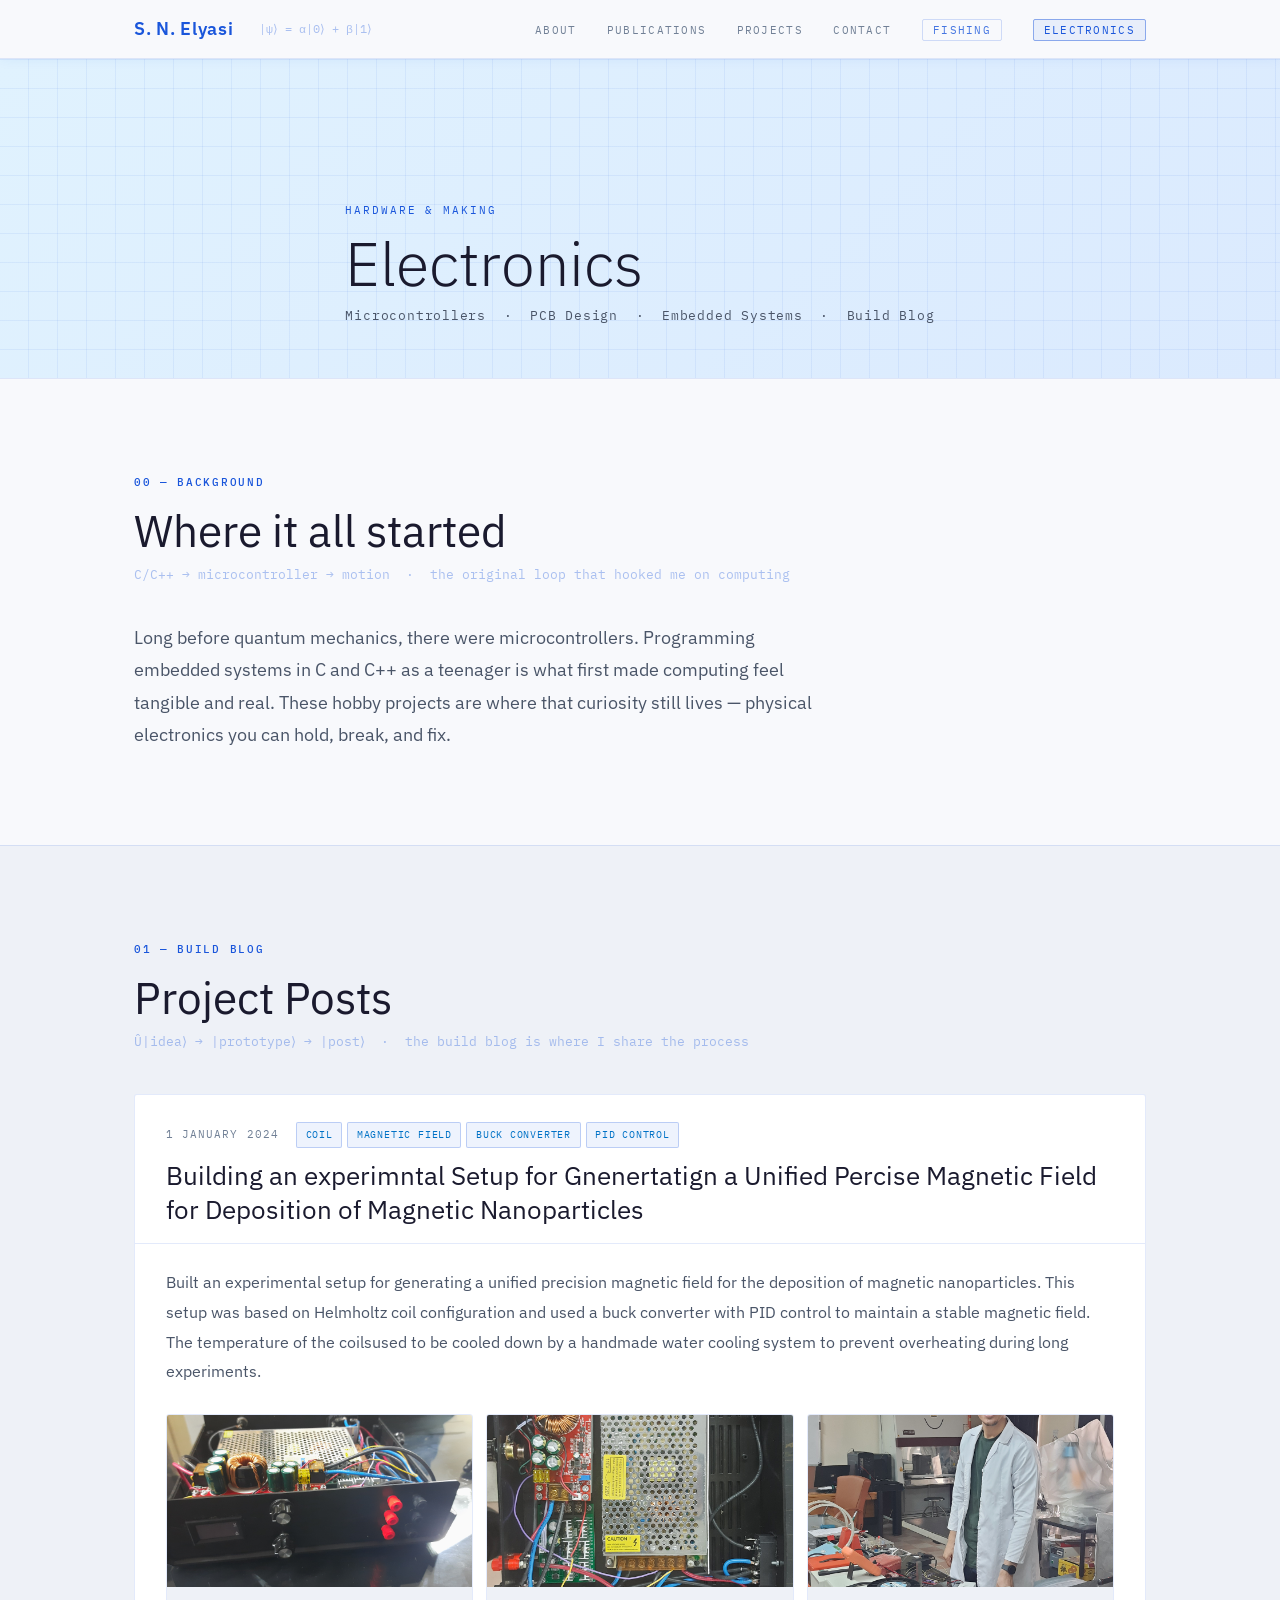
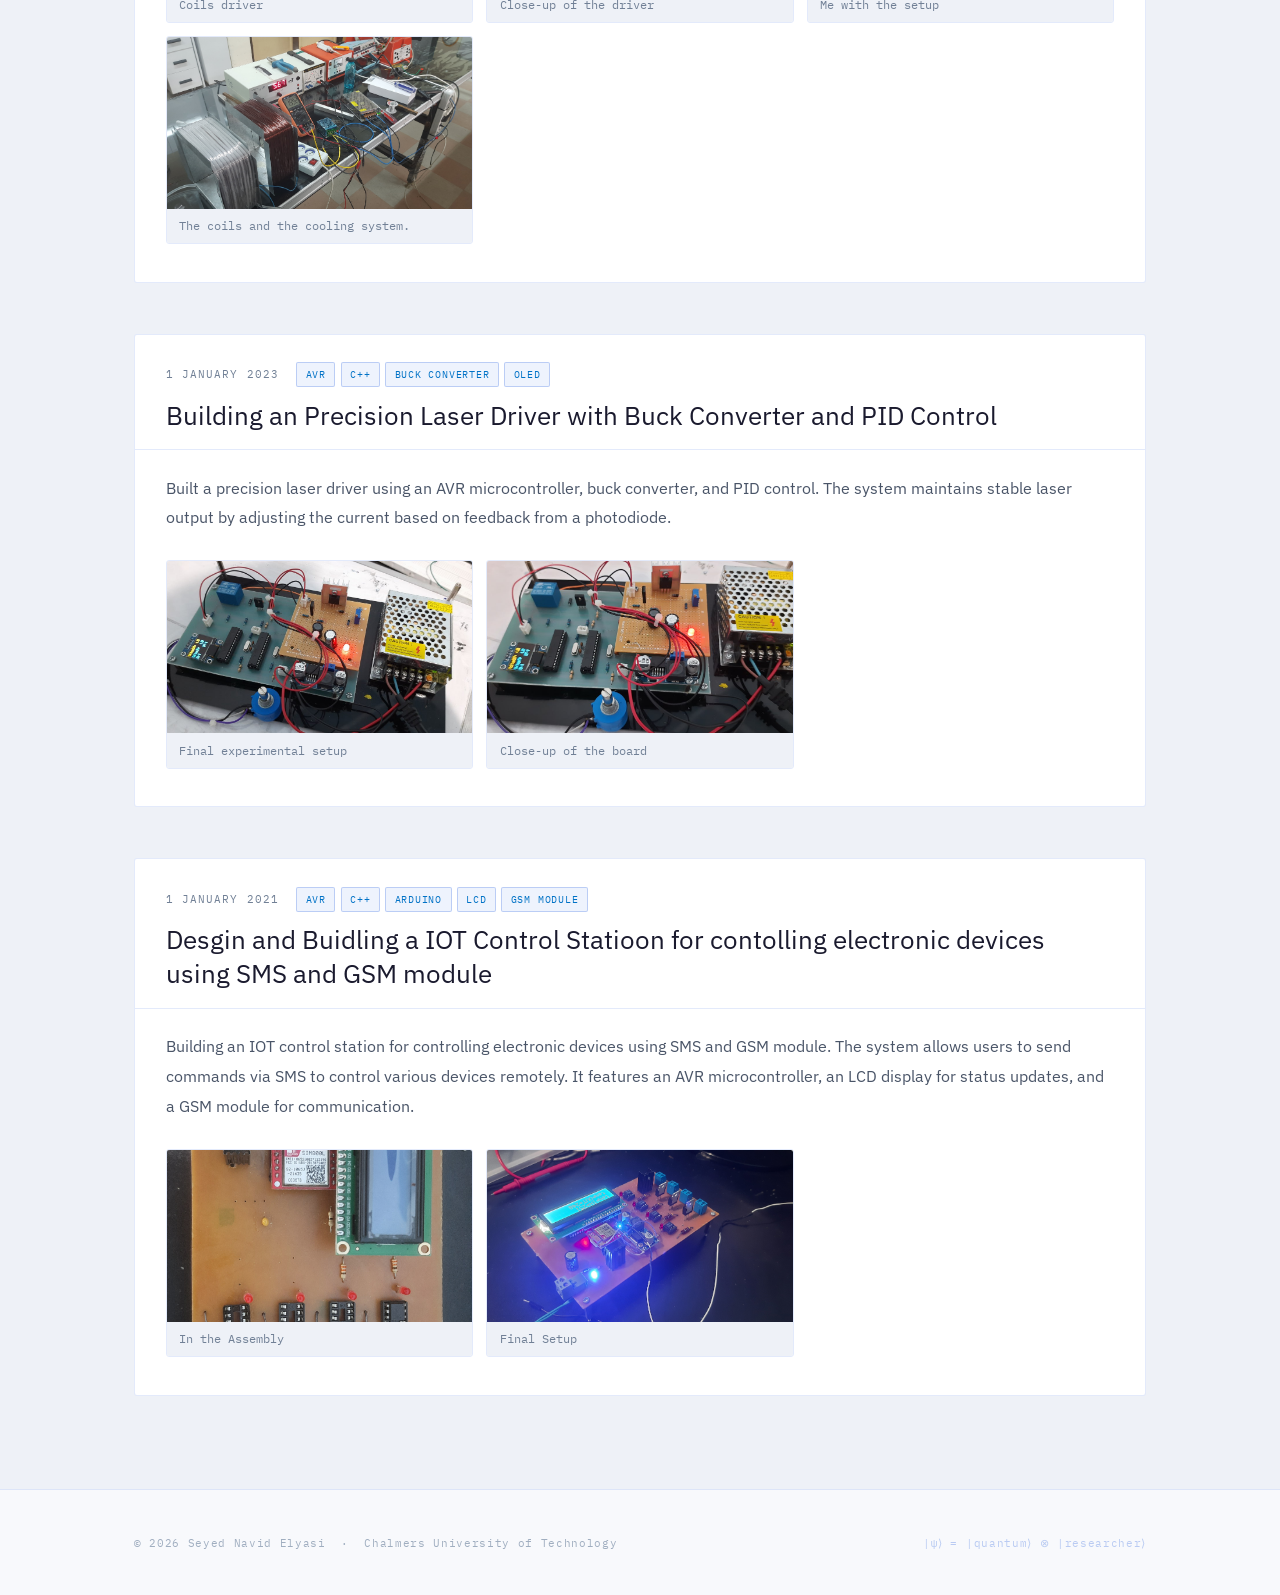
<file: electronics.html>
<!DOCTYPE html>
<html lang="en">
<head>
  <!-- Google tag (gtag.js) -->
  <script async src="https://www.googletagmanager.com/gtag/js?id=G-QZ4K3JY2YV"></script>
  <script>
    window.dataLayer = window.dataLayer || [];
    function gtag(){dataLayer.push(arguments);}
    gtag('js', new Date());

    gtag('config', 'G-QZ4K3JY2YV');
  </script>
  <meta charset="UTF-8"/>
  <meta name="viewport" content="width=device-width, initial-scale=1.0"/>
  <title>Electronics | Seyed Navid Elyasi</title>
  <meta name="description" content="Electronics hobby projects and build blog by Seyed Navid Elyasi."/>

  <link rel="preconnect" href="https://fonts.googleapis.com"/>
  <link href="https://fonts.googleapis.com/css2?family=IBM+Plex+Sans:ital,wght@0,300;0,400;0,500;0,600;1,300;1,400&family=IBM+Plex+Serif:ital,wght@0,300;0,400;0,500;1,300;1,400&family=IBM+Plex+Mono:wght@300;400;500&display=swap" rel="stylesheet"/>

  <link rel="stylesheet" href="css/variables.css"/>
  <link rel="stylesheet" href="css/base.css"/>
  <link rel="stylesheet" href="css/navbar.css"/>
  <link rel="stylesheet" href="css/page.css"/>
</head>
<body>

<div id="progress-bar"></div>

<nav id="navbar">
  <div class="nav-inner">
    <a href="index.html" class="nav-brand">S. N. Elyasi</a>
    <span class="nav-dirac">|ψ⟩ = α|0⟩ + β|1⟩</span>
    <ul class="nav-links">
      <li><a href="index.html#about">About</a></li>
      <li><a href="index.html#publications">Publications</a></li>
      <li><a href="index.html#projects">Projects</a></li>
      <li><a href="index.html#contact">Contact</a></li>
      <li><a href="hobbies.html" class="nav-page-link">Fishing</a></li>
      <li><a href="electronics.html" class="nav-page-link active">Electronics</a></li>
    </ul>
    <button class="hamburger" id="hamburger">&#9776;</button>
  </div>
  <ul class="nav-mobile" id="nav-mobile">
    <li><a href="index.html#about">About</a></li>
    <li><a href="index.html#publications">Publications</a></li>
    <li><a href="index.html#projects">Projects</a></li>
    <li><a href="index.html#contact">Contact</a></li>
    <li><a href="hobbies.html">Fishing</a></li>
    <li><a href="electronics.html">Electronics</a></li>
  </ul>
</nav>


<!-- ── PAGE HERO ── -->
<header class="page-hero">
  <div class="page-hero-bg electronics-bg"></div>
  <div class="page-hero-content container">
    <div class="page-hero-kicker">Hardware &amp; Making</div>
    <h1 class="page-hero-title">Electronics</h1>
    <p class="page-hero-sub">Microcontrollers &nbsp;·&nbsp; PCB Design &nbsp;·&nbsp; Embedded Systems &nbsp;·&nbsp; Build Blog</p>
  </div>
</header>


<!-- ══════════════════════════
     INTRO
     ══════════════════════════ -->
<section class="page-section">
  <div class="container">
    <div class="sec-label">00 &mdash; Background</div>
    <h2>Where it all started</h2>
    <p class="dirac-accent">C/C++ → microcontroller → motion &nbsp;·&nbsp; the original loop that hooked me on computing</p>
    <p class="intro-para">
      Long before quantum mechanics, there were microcontrollers. Programming embedded systems in C and C++ as a teenager is what first made computing feel tangible and real.
      These hobby projects are where that curiosity still lives — physical electronics you can hold, break, and fix.
    </p>
  </div>
</section>


<!-- ══════════════════════════
     BLOG FEED
     ══════════════════════════ -->
<section class="page-section alt-section">
  <div class="container">
    <div class="sec-label">01 &mdash; Build Blog</div>
    <h2>Project Posts</h2>
    <p class="dirac-accent">Û|idea⟩ → |prototype⟩ → |post⟩ &nbsp;·&nbsp; the build blog is where I share the process</p>

    <!-- Blog posts rendered from ELECTRONICS_POSTS in content.js -->
    <div id="electronics-feed"></div>
  </div>
</section>


<!-- ── FOOTER ── -->
<footer>
  <div class="container footer-inner">
    <span>&copy; 2026 Seyed Navid Elyasi &nbsp;·&nbsp; Chalmers University of Technology</span>
    <span class="footer-dirac">|ψ⟩ = |quantum⟩ ⊗ |researcher⟩</span>
  </div>
</footer>

<script src="data/content.js"></script>
<script src="js/render-pages.js"></script>
<script src="js/nav.js"></script>
</body>
</html>
</file>
<file: css/variables.css>
/* ============================================================
   variables.css  —  Design tokens & CSS custom properties
   Edit this file to retheme the entire site at once.
   ============================================================ */

:root {
  /* ── Backgrounds ── */
  --bg:       #f8f9fc;
  --bg-soft:  #eef1f7;
  --bg-card:  #ffffff;

  /* ── Brand / Accent (IBM Blue) ── */
  --gold:       #1a56db;
  --gold-dim:   rgba(26, 86, 219, .55);
  --gold-ghost: rgba(26, 86, 219, .07);

  /* ── Borders ── */
  --border:     rgba(26, 86, 219, .12);
  --border-mid: rgba(26, 86, 219, .24);
  --border-hi:  rgba(26, 86, 219, .45);

  /* ── Text scale ── */
  --text:       #1a1a2e;
  --text-dim:   #4a5568;
  --text-mute:  #718096;
  --text-ghost: #a0aec0;

  /* ── Typography ── */
  --mono:    'IBM Plex Mono', monospace;
  --serif:   'IBM Plex Serif', Georgia, serif;
  --display: 'IBM Plex Sans', system-ui, sans-serif;

  /* ── Cyan highlight ── */
  --cyan:     #0072c6;
  --cyan-dim: rgba(0, 114, 198, .40);

  /* ── Misc ── */
  --r:    3px;
  --ease: .22s ease;
  --max:  1080px;
}
</file>
<file: css/base.css>
/* ============================================================
   base.css  —  Global reset, typography, scrollbar, utilities
   ============================================================ */

*, *::before, *::after { box-sizing: border-box; margin: 0; padding: 0; }

html {
  scroll-behavior: smooth;
  font-size: 17px;
}

body {
  background:  var(--bg);
  color:       var(--text);
  font-family: var(--display);
  line-height: 1.75;
  -webkit-font-smoothing: antialiased;
}

a {
  color: var(--gold);
  text-decoration: none;
  transition: opacity var(--ease);
}
a:hover { opacity: .72; }

img { max-width: 100%; display: block; }

strong { color: #1a1a2e; font-weight: 500; }

/* ── Scrollbar ── */
::-webkit-scrollbar              { width: 5px; }
::-webkit-scrollbar-track        { background: var(--bg); }
::-webkit-scrollbar-thumb        { background: var(--border-hi); border-radius: 3px; }

/* ── Layout helpers ── */
.container {
  max-width: var(--max);
  margin: 0 auto;
  padding: 0 2rem;
}

section {
  padding: 6rem 0;
  border-top: 1px solid var(--border);
}

/* ── Scroll progress bar ── */
#progress-bar {
  position: fixed; top: 0; left: 0;
  height: 2px; width: 0;
  background: var(--gold);
  z-index: 999;
  transition: width .1s linear;
}

/* ── Section label (e.g. "01 — About") ── */
.sec-label {
  font-family:    var(--mono);
  font-size:      .62rem;
  letter-spacing: .16em;
  text-transform: uppercase;
  color:          var(--gold);
  margin-bottom:  .9rem;
  font-weight:    500;
}

/* ── Section heading ── */
h2 {
  font-family:  var(--display);
  font-size:    clamp(1.9rem, 3.5vw, 2.6rem);
  font-weight:  400;
  color:        #1a1a2e;
  line-height:  1.12;
  margin-bottom: .4rem;
}

/* ── Dirac notation accent line ── */
.dirac-accent {
  font-family:   var(--mono);
  font-size:     .74rem;
  color:         rgba(26, 86, 219, .35);
  margin-bottom: 2.2rem;
  display:       block;
}

/* ── Fade-up animation ── */
.fade-up {
  opacity:   0;
  transform: translateY(22px);
  transition: opacity .55s ease, transform .55s ease;
}
.fade-up.visible {
  opacity:   1;
  transform: translateY(0);
}

/* ── Responsive ── */
@media (max-width: 640px) {
  html { font-size: 16px; }
  section { padding: 4.5rem 0; }
}
</file>
<file: css/navbar.css>
/* ============================================================
   navbar.css  —  Fixed top navigation bar
   ============================================================ */

#navbar {
  position:        fixed;
  top: 0; left: 0; right: 0;
  z-index:         100;
  background:      rgba(248, 249, 252, .94);
  backdrop-filter: blur(18px);
  border-bottom:   1px solid var(--border);
  box-shadow:      0 1px 12px rgba(26, 86, 219, .06);
}

.nav-inner {
  max-width:   var(--max);
  margin:      0 auto;
  padding:     0 2rem;
  height:      58px;
  display:     flex;
  align-items: center;
  gap:         1.5rem;
}

.nav-brand {
  font-family:    var(--display);
  font-size:      1.05rem;
  color:          var(--gold);
  letter-spacing: .04em;
  white-space:    nowrap;
  font-weight:    600;
}

.nav-dirac {
  font-family: var(--mono);
  font-size:   .68rem;
  color:       rgba(26, 86, 219, .35);
  white-space: nowrap;
}

.nav-links {
  list-style:  none;
  display:     flex;
  gap:         1.8rem;
  margin-left: auto;
}

.nav-links a {
  font-family:    var(--mono);
  font-size:      .62rem;
  letter-spacing: .12em;
  text-transform: uppercase;
  color:          var(--text-mute);
  transition:     color var(--ease);
}

.nav-links a:hover,
.nav-links a.active {
  color:   var(--gold);
  opacity: 1;
}

/* ── Page links (separate pages) ── */
.nav-page-link {
  color:         var(--gold) !important;
  opacity:       .8;
  border:        1px solid var(--border-mid);
  padding:       .18rem .6rem !important;
  border-radius: 2px;
  transition:    background var(--ease), opacity var(--ease), border-color var(--ease) !important;
}

.nav-page-link:hover,
.nav-page-link.active {
  background:   var(--gold-ghost);
  border-color: var(--border-hi);
  opacity:      1 !important;
}

/* ── Hamburger (mobile) ── */
.hamburger {
  display:     none;
  background:  none;
  border:      none;
  color:       var(--gold);
  font-size:   1.3rem;
  cursor:      pointer;
  margin-left: auto;
}

.nav-mobile {
  display:        none;
  flex-direction: column;
  list-style:     none;
  background:     var(--bg-soft);
  border-top:     1px solid var(--border);
  padding:        1rem 2rem;
  gap:            1rem;
}
.nav-mobile.open { display: flex; }

.nav-mobile a {
  font-family:    var(--mono);
  font-size:      .75rem;
  color:          var(--text-dim);
  letter-spacing: .08em;
  text-transform: uppercase;
}

@media (max-width: 640px) {
  .nav-links,
  .nav-dirac  { display: none; }
  .hamburger  { display: block; }
}
</file>
<file: css/page.css>
/* ============================================================
   page.css  —  Shared styles for interior pages (hobbies, electronics)
   ============================================================ */

/* ── Page Hero ── */
.page-hero {
  position:    relative;
  min-height:  320px;
  display:     flex;
  align-items: flex-end;
  overflow:    hidden;
  margin-top:  58px;
}

.page-hero-bg {
  position: absolute;
  inset:    0;
  z-index:  0;
}

/* Fishing page: water-like diagonal lines */
.hobby-bg {
  background:
    repeating-linear-gradient(
      170deg,
      transparent,
      transparent 40px,
      rgba(26, 86, 219, .07) 40px,
      rgba(26, 86, 219, .07) 41px
    ),
    linear-gradient(180deg, #dbeafe 0%, #e0f2fe 100%);
}

/* Electronics page: circuit-board grid */
.electronics-bg {
  background:
    repeating-linear-gradient(0deg,   transparent, transparent 28px, rgba(26,86,219,.07) 28px, rgba(26,86,219,.07) 29px),
    repeating-linear-gradient(90deg,  transparent, transparent 28px, rgba(26,86,219,.07) 28px, rgba(26,86,219,.07) 29px),
    linear-gradient(135deg, #e0f2fe 0%, #dbeafe 100%);
}

.page-hero-content {
  position: relative;
  z-index:  1;
  padding:  4rem 2rem 3rem;
}

.page-hero-kicker {
  font-family:    var(--mono);
  font-size:      .62rem;
  letter-spacing: .18em;
  text-transform: uppercase;
  color:          var(--gold);
  margin-bottom:  .6rem;
}

.page-hero-title {
  font-family:   var(--display);
  font-size:     clamp(2.2rem, 5vw, 3.6rem);
  font-weight:   300;
  color:         #1a1a2e;
  line-height:   1.1;
  margin-bottom: .4rem;
}

.page-hero-sub {
  font-family:    var(--mono);
  font-size:      .78rem;
  color:          var(--text-dim);
  letter-spacing: .06em;
}

/* ── Sections ── */
.page-section {
  padding:    5.5rem 0;
  border-top: 1px solid var(--border);
}

.alt-section { background: var(--bg-soft); }

.intro-para {
  max-width:   680px;
  font-size:   1.06rem;
  color:       var(--text-dim);
  line-height: 1.8;
}

/* ── Empty state hint ── */
.empty-hint {
  font-family:    var(--mono);
  font-size:      .8rem;
  color:          var(--text-mute);
  border:         1px dashed var(--border-mid);
  border-radius:  var(--r);
  padding:        2rem;
  text-align:     center;
  line-height:    1.8;
  margin-top:     1.5rem;
}
.empty-hint code {
  color:       var(--gold);
  background:  var(--gold-ghost);
  padding:     .1rem .35rem;
  border-radius: 2px;
  font-size:   .78rem;
}
.blog-empty { max-width: 600px; margin: 0 auto; }

/* ── Hobby info cards ── */
.hobby-grid {
  display:               grid;
  grid-template-columns: repeat(auto-fill, minmax(260px, 1fr));
  gap:                   1.2rem;
  margin-top:            2.5rem;
}

.hobby-card {
  background:     var(--bg-card);
  border:         1px solid var(--border);
  border-radius:  var(--r);
  padding:        1.8rem;
  display:        flex;
  flex-direction: column;
  gap:            .6rem;
  transition:     border-color var(--ease), transform var(--ease), box-shadow var(--ease);
}
.hobby-card:hover {
  border-color: var(--border-hi);
  transform:    translateY(-3px);
  box-shadow:   0 10px 34px rgba(26, 86, 219, .09);
}
.hobby-icon { font-size: 2rem; line-height: 1; }
.hobby-card h3 { font-family: var(--display); font-size: 1.1rem; font-weight: 500; color: #1a1a2e; }
.hobby-card p  { font-size: .91rem; color: var(--text-dim); line-height: 1.7; flex: 1; }
.hobby-tags { display: flex; flex-wrap: wrap; gap: .3rem; margin-top: .3rem; }
.hobby-tags span {
  font-family:    var(--mono);
  font-size:      .58rem;
  letter-spacing: .08em;
  text-transform: uppercase;
  padding:        .18rem .5rem;
  border:         1px solid var(--border-mid);
  border-radius:  2px;
  color:          var(--cyan);
  background:     var(--gold-ghost);
}

/* ── Fishing gallery (reuses main-site gal classes) ── */
.gal-grid {
  display:               grid;
  grid-template-columns: repeat(auto-fill, minmax(240px, 1fr));
  gap:                   .9rem;
  margin-top:            2rem;
}

.gal-item {
  cursor:        pointer;
  border-radius: var(--r);
  overflow:      hidden;
  border:        1px solid var(--border);
  transition:    transform var(--ease), box-shadow var(--ease);
}
.gal-item:hover { transform: translateY(-2px); box-shadow: 0 8px 28px rgba(26,86,219,.10); }
.gal-item img   { width: 100%; aspect-ratio: 4/3; object-fit: cover; display: block; }
.gal-cap        { padding: .65rem .75rem; background: var(--bg-card); }
.gal-cap p      { font-size: .82rem; color: var(--text-dim); margin: 0; }
.gal-loc        { font-family: var(--mono); font-size: .65rem; color: var(--text-mute); display: block; margin-top: .2rem; }

/* ── Lightbox (reuses main-site styles) ── */
.lightbox {
  display:         none;
  position:        fixed;
  inset:           0;
  background:      rgba(10, 12, 26, .88);
  z-index:         500;
  align-items:     center;
  justify-content: center;
  flex-direction:  column;
  gap:             1rem;
  padding:         2rem;
}
.lightbox.open { display: flex; }
.lightbox img  { max-width: min(90vw, 860px); max-height: 72vh; border-radius: var(--r); }
.lightbox p    { font-family: var(--mono); font-size: .75rem; color: rgba(255,255,255,.55); text-align: center; }
.lb-close {
  position:   absolute;
  top: 1.2rem; right: 1.5rem;
  background: none; border: none;
  color: rgba(255,255,255,.6);
  font-size:  2rem; cursor: pointer;
  transition: color var(--ease);
}
.lb-close:hover { color: #fff; }

/* ── Video grid (reuses main-site vid classes) ── */
.vid-grid {
  display:               grid;
  grid-template-columns: repeat(auto-fill, minmax(300px, 1fr));
  gap:                   1.2rem;
  margin-top:            2rem;
}

.vid-card {
  background:    var(--bg-card);
  border:        1px solid var(--border);
  border-radius: var(--r);
  overflow:      hidden;
}

.embed-wrap {
  position:    relative;
  padding-top: 56.25%;
}
.embed-wrap iframe {
  position: absolute;
  inset:    0;
  width:    100%;
  height:   100%;
  border:   none;
}

.vid-info    { padding: .9rem 1rem; }
.vid-title   { font-size: .92rem; font-weight: 500; color: #1a1a2e; line-height: 1.4; }
.vid-meta    { font-family: var(--mono); font-size: .65rem; color: var(--text-mute); margin-top: .3rem; }

/* ════════════════════════════════
   BLOG POSTS  (electronics page)
   ════════════════════════════════ */

#electronics-feed {
  display:       flex;
  flex-direction: column;
  gap:           3rem;
  margin-top:    2.5rem;
}

.blog-post {
  background:    var(--bg-card);
  border:        1px solid var(--border);
  border-radius: var(--r);
  overflow:      hidden;
  transition:    border-color var(--ease), box-shadow var(--ease);
}
.blog-post:hover {
  border-color: var(--border-hi);
  box-shadow:   0 6px 28px rgba(26, 86, 219, .08);
}

.post-header {
  padding:     1.6rem 1.8rem 1rem;
  border-bottom: 1px solid var(--border);
}

.post-meta {
  display:     flex;
  align-items: center;
  gap:         1rem;
  flex-wrap:   wrap;
  margin-bottom: .6rem;
}

.post-date {
  font-family:    var(--mono);
  font-size:      .65rem;
  letter-spacing: .10em;
  text-transform: uppercase;
  color:          var(--text-mute);
}

.post-tags { display: flex; flex-wrap: wrap; gap: .3rem; }
.post-tags span {
  font-family:    var(--mono);
  font-size:      .58rem;
  letter-spacing: .08em;
  text-transform: uppercase;
  padding:        .18rem .5rem;
  border:         1px solid var(--border-mid);
  border-radius:  2px;
  color:          var(--cyan);
  background:     var(--gold-ghost);
}

.post-title {
  font-family:   var(--display);
  font-size:     clamp(1.2rem, 2.5vw, 1.55rem);
  font-weight:   400;
  color:         #1a1a2e;
  line-height:   1.3;
  margin:        0;
}

.post-body {
  padding: 1.4rem 1.8rem 1.8rem;
  display: flex;
  flex-direction: column;
  gap: 1.2rem;
}

.post-body p {
  font-size:   .97rem;
  color:       var(--text-dim);
  line-height: 1.8;
  margin:      0;
}

/* Post images */
.post-images {
  display: grid;
  gap:     .75rem;
  margin:  .4rem 0;
}
.post-images.single { grid-template-columns: 1fr; }
.post-images.multi  { grid-template-columns: repeat(auto-fill, minmax(240px, 1fr)); }

.post-fig {
  margin: 0;
  border: 1px solid var(--border);
  border-radius: var(--r);
  overflow: hidden;
}
.post-fig img {
  width:        100%;
  display:      block;
  aspect-ratio: 16/9;
  object-fit:   cover;
}
.post-fig figcaption {
  font-family:  var(--mono);
  font-size:    .7rem;
  color:        var(--text-mute);
  padding:      .5rem .75rem;
  background:   var(--bg-soft);
  line-height:  1.5;
}

/* Post embedded video */
.post-body .embed-wrap {
  border-radius: var(--r);
  overflow:      hidden;
  border:        1px solid var(--border);
}

/* ── Footer ── */
footer {
  padding:    2.5rem 0;
  border-top: 1px solid var(--border);
}
.footer-inner {
  display:         flex;
  justify-content: space-between;
  align-items:     center;
  flex-wrap:       wrap;
  gap:             .5rem;
  font-family:     var(--mono);
  font-size:       .66rem;
  color:           var(--text-ghost);
  letter-spacing:  .06em;
}
.footer-dirac { color: rgba(26, 86, 219, .28); }

/* ── Responsive ── */
@media (max-width: 640px) {
  .page-hero { min-height: 240px; }
  .page-hero-content { padding: 3rem 1.5rem 2rem; }
  .hobby-grid, .gal-grid, .vid-grid { grid-template-columns: 1fr; }
  .post-images.multi { grid-template-columns: 1fr; }
  .post-header, .post-body { padding-left: 1.2rem; padding-right: 1.2rem; }
  .footer-inner { flex-direction: column; text-align: center; }
}
</file>
